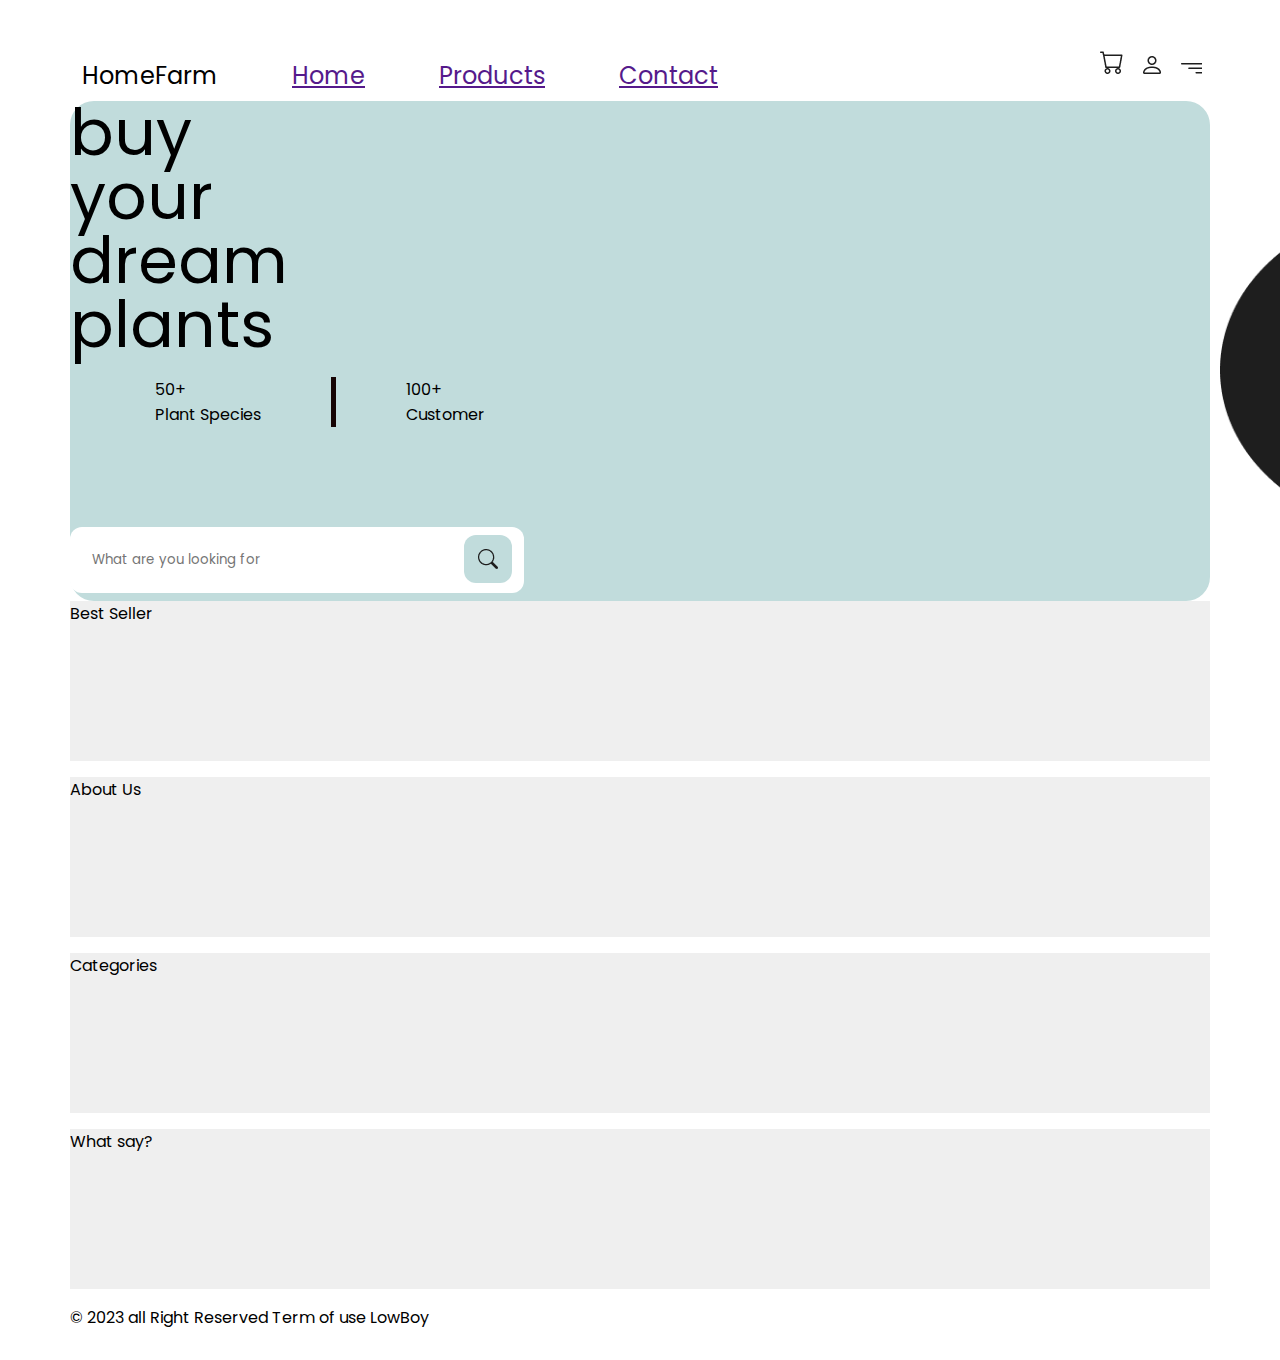
<file: Farm.html>
<!DOCTYPE html>
<html lang="en">
    <head>
        <meta charset="UTF-8">
        <meta http-equiv="X-UA-Compatible" content="IE=edge">
        <meta name="viewport" content="width=device-width, initial-scale=1.0">
        <link rel="stylesheet" href="Farm.css">
        <link rel="preconnect" href="https://fonts.googleapis.com/" />
        <link rel="preconnect" href="https://fonts.gstatic.com/" crossorigin />
        <link
            href="https://fonts.googleapis.com/css2?family=Poppins:wght@300;400;500;600;700;800&display=swap"
            rel="stylesheet"
            />
        <title>Farm</title>
    </head>
    <body>
        <div class="wrapper">
            <div class="header">
                <ul class="nav">
                    <li class="logo">HomeFarm</li>
                    <li><a href="">Home</a></li>
                    <li><a href="">Products</a></li>
                    <li><a href="">Contact</a></li>
                </ul>
                <ul class="top-icon">
                    <li><img src="cart.png" alt="cart"></li>
                    <li><img src="login.png" alt="login"></li>
                    <li><img src="filter.png" alt="filter"></li>
                </ul>
            </div>
            <div id="content">

                <div class="banner1">
                    <div class="left-content">
                        <div>
                            
                        </div>
                        <!-- <p class="title1">Buy your </p>
                        <p class="title1">dream plants</p> -->
                        <p class="title1">buy your dream plants</p>

                        <div class="content1">
                            <div>
                                <p>50+</p>
                                <p>Plant Species</p>
                            </div>

                            <div class="verticalLine">
                               
                            </div>
                            <div>
                                <p>100+</p>
                                <p>Customer</p>
                            </div>
                        </div>


                        <div >
                            <div class="input-with-icon">
                                <input type="text" class="search-input" placeholder="What are you looking for">
                                <img src="search.png" alt="search" class="search-icon" />
                              </div>

                        </div>
                    </div>

                    <div class="right-content">
                        <img class="img-tree" src="Group 14.png" alt="tree">
                    </div>




                </div>
                <div class="banner">
                    <p>Best Seller</p>
                </div>
                <div class="banner">
                    <p>About Us</p>
                </div>
                <div class="banner">
                    <p>Categories</p>
                </div>
                <div class="banner">
                    <p>What say?</p>
                </div>
            </div>
            <footer class="footer">
                <p>&copy; 2023 all Right Reserved Term of use LowBoy</p>
            </footer>
        </div>
    </body>
</html>
</file>
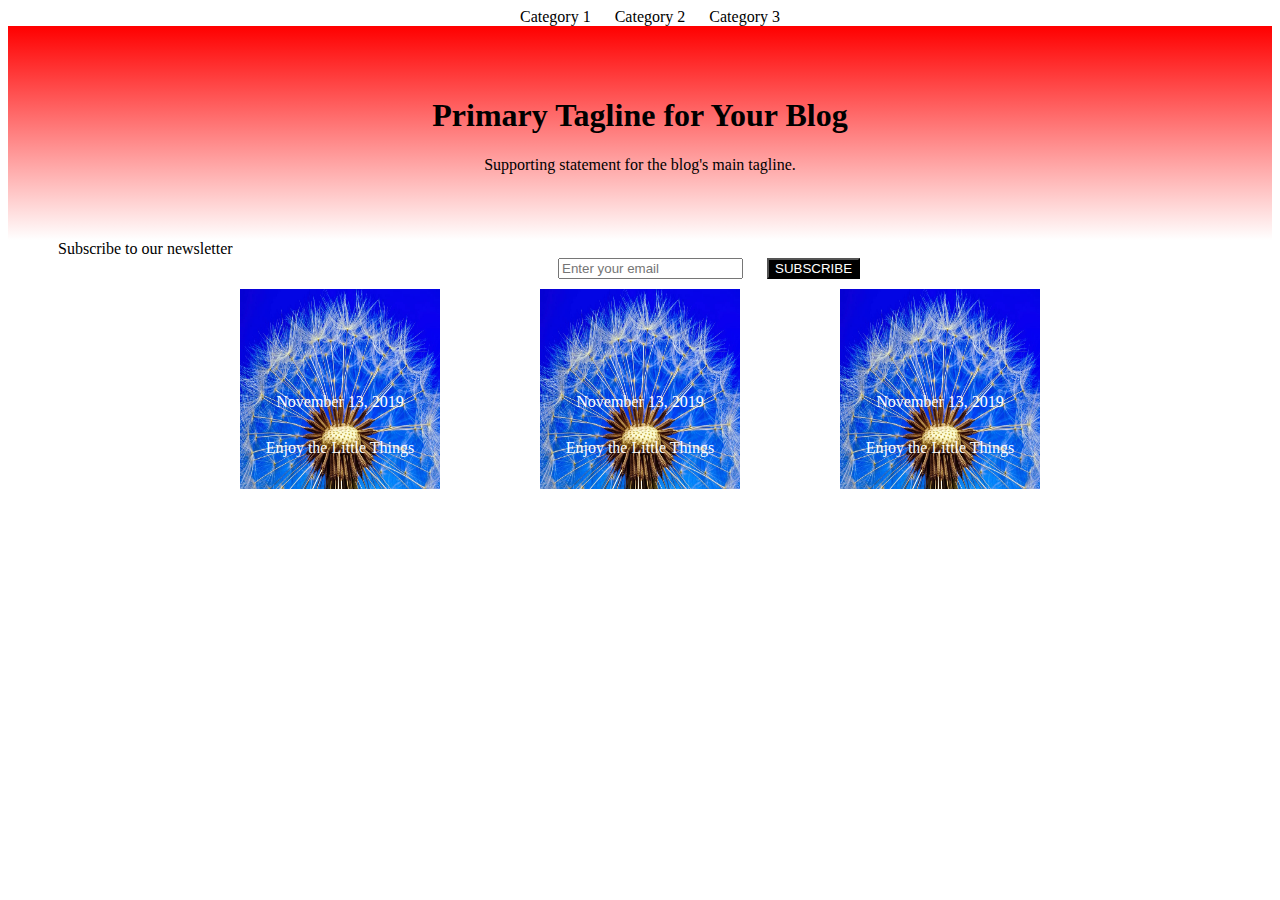
<file: HomePage.html>
<!DOCTYPE html>
<html lang="en">
    <head>
        <meta charset="UTF-8">
        <meta http-equiv="X-UA-Compatible" content="IE=edge">
        <meta name="viewport" content="width=device-width, initial-scale=1.0">
        <link rel="stylesheet" href="HomePage.css">
        <title>HomePage</title>
    </head>
    <div class="nav"><nav>

            <span class="item">Category 1</span>
            <span class="item">Category 2</span>
            <span class="item">Category 3</span>
        </nav></div>

    <div class="title">
        <div>
            <h1>Primary Tagline for Your Blog</h1>
        </div>
        <div>
            <p>Supporting statement for the blog's main tagline.</p>
        </div>
    </div>
    <div>
        <div>
            <span class="content">Subscribe to our newsletter</span>
            <div class="enter"><input type="text" placeholder="Enter your email">
                <button class="button">SUBSCRIBE</button></div>

        </div>
    </div>
  
        
          <div class="flex-content">
            <div class="flex-img">
                <img src="image1.jpg" alt="img1">
                <div class="text-content">
                    <p>November 13, 2019</p>
                    <p>Enjoy the Little Things</p>
                </div>
            </div>
            <div class="flex-img">
                <img src="image1.jpg" alt="img1">
                <div class="text-content">
                    <p>November 13, 2019</p>
                    <p>Enjoy the Little Things</p>
                </div>
            </div>
            <div class="flex-img">
                <img src="image1.jpg" alt="img1">
                <div class="text-content">
                    <p>November 13, 2019</p>
                    <p>Enjoy the Little Things</p>
                </div>
            </div>
          
            
          </div>

     

  
  

    <body>

    </body>
</html>
</file>
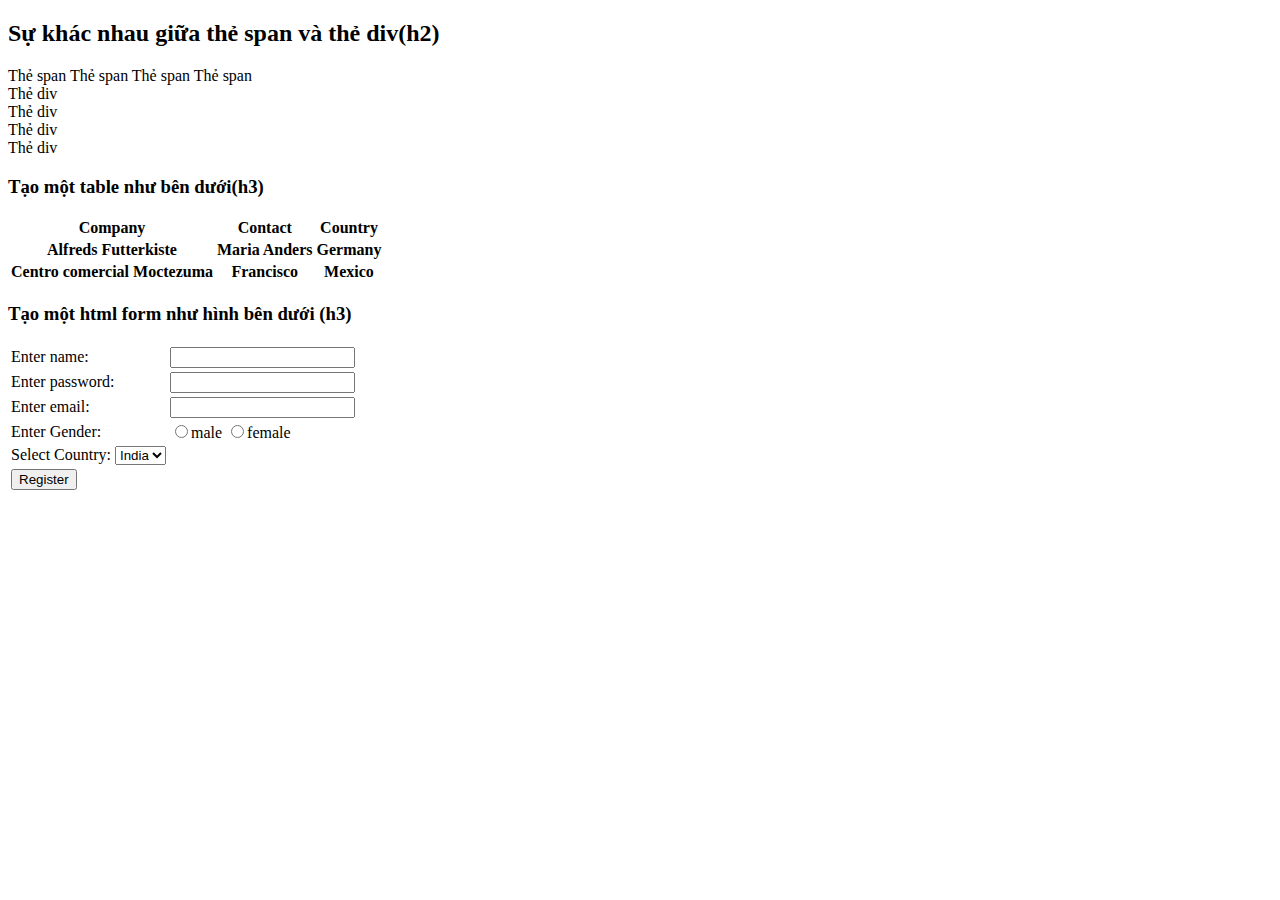
<file: lab2.html>
<!DOCTYPE html>
<html lang="en">
<head>
    <meta charset="UTF-8">
    <meta http-equiv="X-UA-Compatible" content="IE=edge">
    <meta name="viewport" content="width=device-width, initial-scale=1.0">
    <title>Lab2</title>
</head>
<body>
    <h2>Sự khác nhau giữa thẻ span và thẻ div(h2)</h2>
    <span>Thẻ span</span>
    <span>Thẻ span</span>
    <span>Thẻ span</span>
    <span>Thẻ span</span>
    <div>Thẻ div</div>
    <div>Thẻ div</div>
    <div>Thẻ div</div>
    <div>Thẻ div</div>
    <h3>Tạo một table như bên dưới(h3)</h3>
    <table>
      <tr>
        <th>Company</th>
        <th>Contact</th>
        <th>Country</th>
      </tr>
      <tr>
        <th>Alfreds Futterkiste</th>
        <th> Maria Anders</th>
        <th> Germany</th>
      </tr>
      <tr>
        <th>Centro comercial Moctezuma</th>
        <th>
            Francisco
        </th>
        <th>
            Mexico
        </th>
      </tr>
    </table>
    <h3>
        Tạo một html form như hình bên dưới (h3)
    </h3>
    <table>
        <tr>
            <td>Enter name:</td>
            <td><input type="text"></td>
        </tr>
        <tr>
            <td>Enter password:</td>
            <td><input type="text"></td>
        </tr>
        <tr>
            <td>Enter email:</td>
            <td><input type="text"></td>
        </tr>
        <tr>
            <td>Enter Gender:</td>
            <td>
            <input type="radio"value="male"name=male><label>male</label>
            <input type="radio"value="female"name=female><label>female</label></td>

        </tr>
        <tr>
            <td>
                Select Country:
                <select>
                    <option value="India">India</option>
                    
                </select>
            </td>
        </tr>
        <tr>
            <td><button>Register</button></td>
        </tr>
    </table>


    
</body>
</html>
</file>
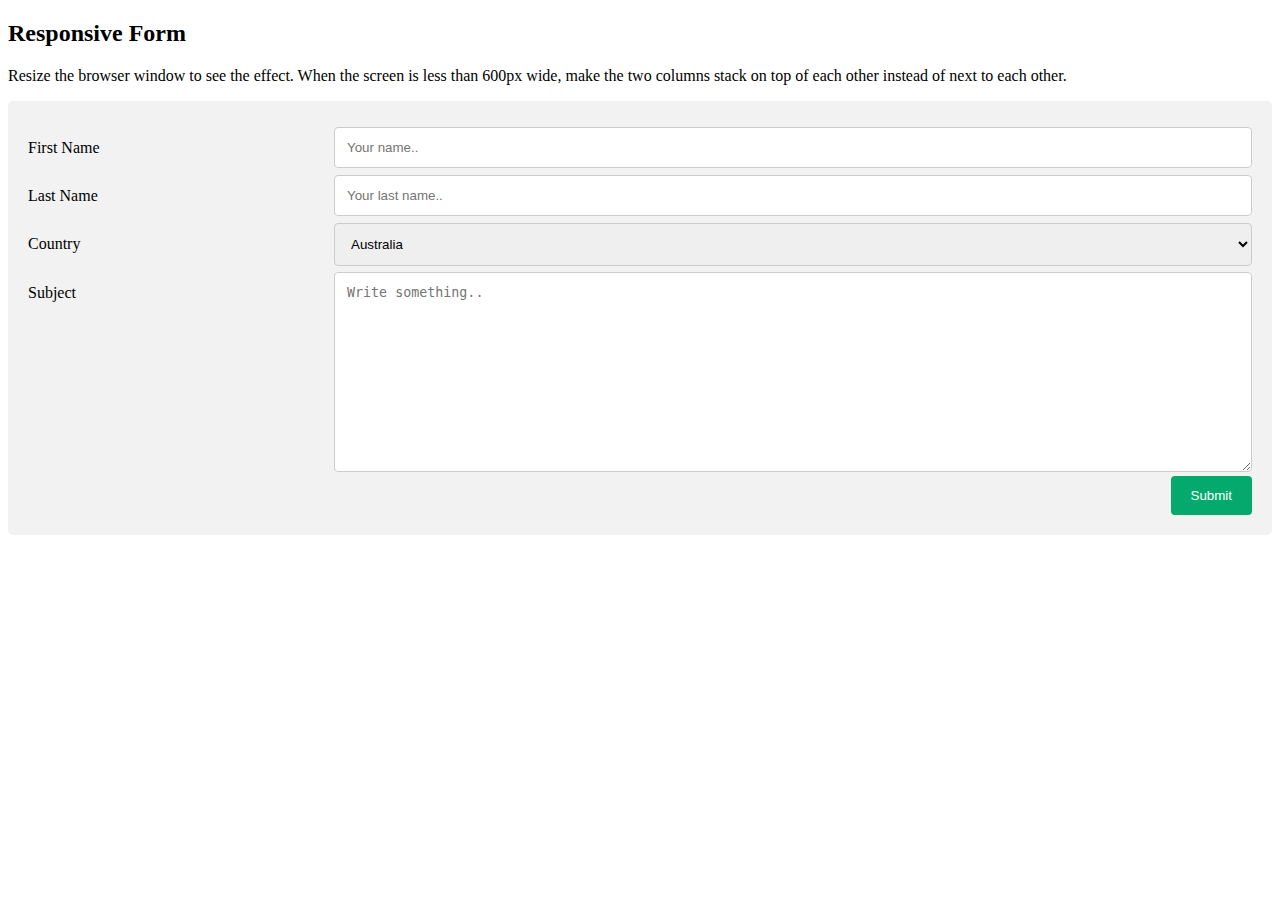
<file: Responeform.html>
<!DOCTYPE html>
<html>
<head>
<meta name="viewport" content="width=device-width, initial-scale=1">
<style>
* {
  box-sizing: border-box;
}

input[type=text], select, textarea {
  width: 100%;
  padding: 12px;
  border: 1px solid #ccc;
  border-radius: 4px;
  resize: vertical;
}

label {
  padding: 12px 12px 12px 0;
  display: inline-block;
}

input[type=submit] {
  background-color: #04AA6D;
  color: white;
  padding: 12px 20px;
  border: none;
  border-radius: 4px;
  cursor: pointer;
  float: right;
}

input[type=submit]:hover {
  background-color: #45a049;
}

.container {
  border-radius: 5px;
  background-color: #f2f2f2;
  padding: 20px;
}

.col-25 {
  float: left;
  width: 25%;
  margin-top: 6px;
}

.col-75 {
  float: left;
  width: 75%;
  margin-top: 6px;
}

/* Clear floats after the columns */
.row:after {
  content: "";
  display: table;
  clear: both;
}

/* Responsive layout - when the screen is less than 600px wide, make the two columns stack on top of each other instead of next to each other */
@media screen and (max-width: 600px) {
  .col-25, .col-75, input[type=submit] {
    width: 100%;
    margin-top: 0;
  }
}
</style>
</head>
<body>

<h2>Responsive Form</h2>
<p>Resize the browser window to see the effect. When the screen is less than 600px wide, make the two columns stack on top of each other instead of next to each other.</p>

<div class="container">
  <form action="/action_page.php">
    <div class="row">
      <div class="col-25">
        <label for="fname">First Name</label>
      </div>
      <div class="col-75">
        <input type="text" id="fname" name="firstname" placeholder="Your name..">
      </div>
    </div>
    <div class="row">
      <div class="col-25">
        <label for="lname">Last Name</label>
      </div>
      <div class="col-75">
        <input type="text" id="lname" name="lastname" placeholder="Your last name..">
      </div>
    </div>
    <div class="row">
      <div class="col-25">
        <label for="country">Country</label>
      </div>
      <div class="col-75">
        <select id="country" name="country">
          <option value="australia">Australia</option>
          <option value="canada">Canada</option>
          <option value="usa">USA</option>
        </select>
      </div>
    </div>
    <div class="row">
      <div class="col-25">
        <label for="subject">Subject</label>
      </div>
      <div class="col-75">
        <textarea id="subject" name="subject" placeholder="Write something.." style="height:200px"></textarea>
      </div>
    </div>
    <div class="row">
      <input type="submit" value="Submit">
    </div>
  </form>
</div>

</body>
</html>
</file>
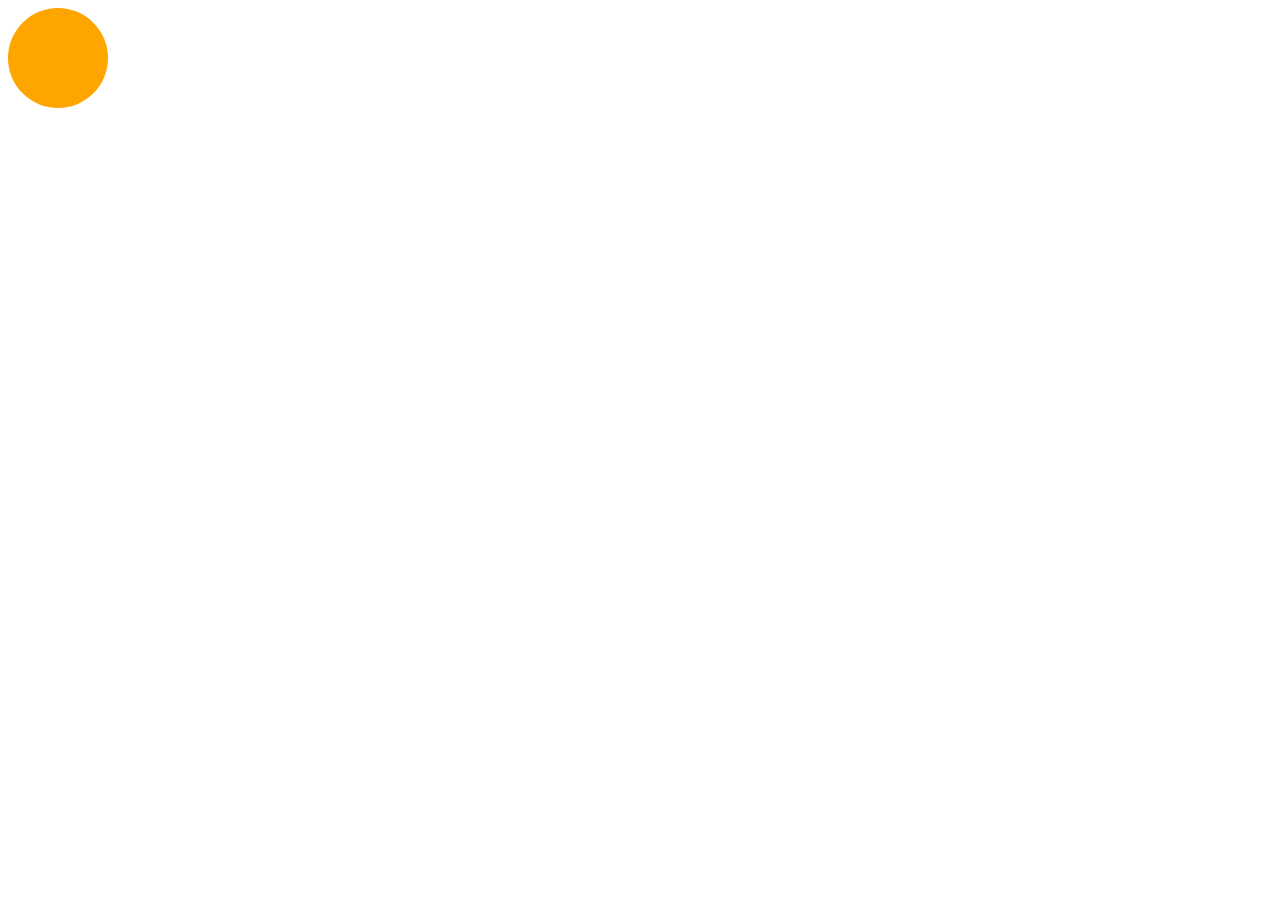
<file: Transition.html>
<!DOCTYPE html>
<!DOCTYPE html>
<html lang="en">
<head>
    <meta charset="UTF-8">
    <meta http-equiv="X-UA-Compatible" content="IE=edge">
    <meta name="viewport" content="width=device-width, initial-scale=1.0">
    <link rel="stylesheet" href="transition.css">
    <title>Transition</title>

</head>
<body>
    <!-- <div class="wrapper">
        <img class="img1" src="cat.jpg" alt="">
        <img class="img2" src="cat.jpg" alt="">
        <img class="img3" src="cat.jpg" alt="">
        <img class="img4" src="cat.jpg" alt="">
        <img class="img5" src="cat.jpg" alt="">
    </div> -->
   <div class="circle"></div>
</body>
</html>
</file>
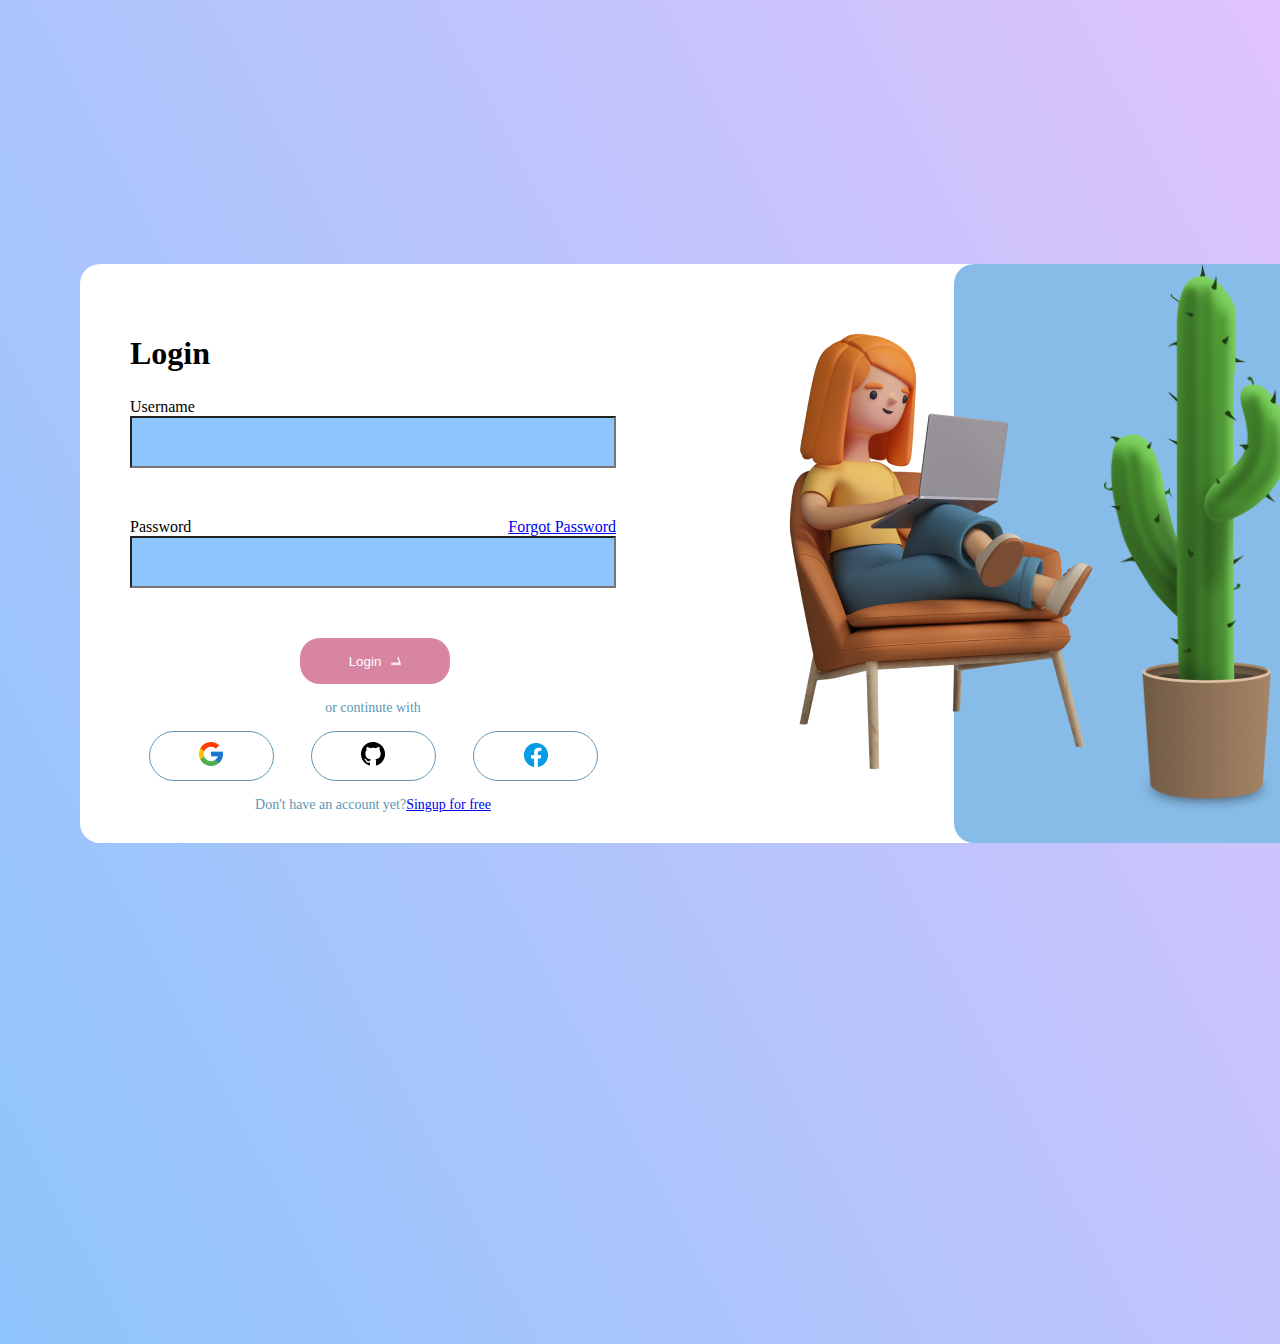
<file: Edit-profile/login.html>
<!DOCTYPE html>
<html lang="en">

<head>
    <meta charset="UTF-8">
    <meta http-equiv="X-UA-Compatible" content="IE=edge">
    <meta name="viewport" content="width=device-width, initial-scale=1.0">
    <link rel="stylesheet" href="login.css">
    <title>Login</title>
</head>

<div class="container">
    <div class="content">
        <div class="left-content">


            <div class="login-form">
                <div class="title">
                    <h1>Login</h1>
                </div>
                <form class="form">
                    <div class="username">
                        <label>Username</label>
                        <div>
                            <input class="usernamein" id="username" type="text">
                        </div>

                    </div>
                    <div class="password">
                        <div class="flex-item">

                            <label>Password</label>
                            <a href="#">Forgot Password</a>
                        </div>

                        <div>
                            <input class="passwordin" id="password" type="password">
                        </div>

                    </div>


                    <button onclick="login()" class="btn-login-with-icon" type="button">Login
                            <img src="../images/arrow.png" alt="arrow">
                        </button>
                </form>

                <div>
                    <p>or continute with</p>
                </div>
                <div class="login">
                    <div class="google">
                        <img src="../images/Google.png" alt="google">

                    </div>
                    <div class="github">
                        <img src="../images/Github.png" alt="github">

                    </div>
                    <div class="facebook">
                        <img src="../images/Facebook.png" alt="facebook">

                    </div>

                </div>
                <div>
                    <p>Don't have an account yet?<a href="#">Singup for free</a></p>





                </div>





            </div>
        </div>
        <div class="right-content">
            <img class="tree" src="../images/cactus.png" alt="plant">
            <img class="people" src="../images/Character-working-laptop-sitting-chair.png" alt="people">

        </div>

    </div>
</div>
<script src="login.js"></script>

</body>

</html>
</file>
<file: Farm.css>
body {
    margin: 0 auto;
    background-color: lightgrey;
}

.wrapper {
    background-color: white;
    padding: 30px 70px;
}

ul {
    text-align: center;
}

#content {
    overflow: auto;
}

.column1,
.column2,
.column3 {
    width: 31.3%;
    float: left;
}

.column1 {
    float: left;
}

.column2 {
    margin: 0% 3%;
}

.column3 {
    float: right;
    margin: 0%;
}


li {
    display: inline;
    padding: 0.5em;
}

.banner,
.article {
    background-color: #efefef;
    height: 10em;
    margin-bottom: 1em;
}

.header {
    display: flex;
    align-items: center;
    justify-content: space-between;
}

.nav {
    display: flex;
    flex-wrap: wrap;
    padding-left: 0;
    padding-top: 20px;
    font-family: 'Aclonica';
    font-style: normal;
    font-weight: 400;
    font-size: 24px;
    line-height: 27px;

}

a {
    padding-left: 50px;
    padding-top: 20px;

}

* {
    margin: 0;
    font-family: "Poppins", sans-serif;
}

.banner1 {
    display: flex;
    flex-wrap: wrap;
    height:500px;


    background: #C1DCDC;
    border-radius: 24px;
 
}

.verticalLine {
    border-left: thick solid hsl(0, 69%, 5%);
}

.content1 {
    display: flex;
    flex-wrap: wrap;
   justify-content: space-around;
    margin-top: 20px;
    margin-left: 50px;
}


.img-tree {
    /* width: 200px;
    height: 200px;
    margin-left: 900px;
 */

    position: absolute;
    width: 450px;
    height: 400px;
    margin-left: 700px;
    top: 123px;
    
}

.title1 {
    font-family: 'Poppins';
    font-style: normal;
    font-weight: 800px;
    font-size: 64px;
    line-height: 64px;
    /* margin-left: 50px;
    margin-top: 50px; */
    width: 100px;
}

.search {
    width: 449px;
    height: 64px;
    border-radius: 12px;
    background: #FFFF;
    margin-left: 50px;
    margin-top: 100px;

}
.search-input {
    border-radius: 12px;
    text-indent: 20px;
    border: none;
    outline: none;
    transition: 0.3s;
    width: 100%;
    height: 100%;
    position: absolute;
  }
  .search-input:focus {
    border-color: #56c9c9;
    box-shadow: 0 0 8px 0 #6deaea;
  }
  .input-with-icon {
    margin: 12px auto;
    position: relative;
    width: 450px;
    height: 64px;
    margin-top: 100px;
    
  }
  .search-icon {
    padding: 14px;
    margin: 8px;
    right: 0;
    background-color: #C1DCDC;
    border-radius: 12px;
    position: absolute;
  }
</file>
<file: HomePage.css>
.nav{
    margin-top: auto;
    text-align: center;
   
  


}
.item{
    margin-left: 20px;
}

.title{
   padding: 50px 300px;
    /* background-color:rgb(231, 224, 224); */
    text-align: center;
    background-image: linear-gradient(to bottom,red,#FFF);
}
.button{
 background-color: black;
 color: white;
 margin-left: 20px;
}
.enter{
  margin-left: 550px;
}
.content{
    margin-left: 50px;
}
img{  
    width: 200px;
    height: 200px;
    
}
.text-content{
    color:white;
    position:absolute;
    z-index: 1;
    line-height: 30px;
    margin-bottom: 10px;
    text-align: center;
  
  

  
}
.flex-content{
 display: flex;
justify-content: center;
flex-wrap: wrap;
}
.flex-img{
    display: flex;
    align-items: flex-end;
    justify-content: center;
    position: relative;
    padding: 10px;
    margin: 0px 40px;
}
</file>
<file: transition.css>
.wrapper {
    position: relative;
    height: 100vh;
    display: flex;
    justify-content: center;
    align-items: center;
}
/* img {
    height: 200px;
    width: 300px;
    position: absolute;
    object-fit: cover;
    transition-duration: 1s;
    transform-origin: bottom right;
} */
/*  img{
    animation-name: fadeIn;
    animation-duration: 3s;

}  */
@keyframes fadeIn {
    0%{
       transform: rotatey(0);
    }
    50%{
        transform: rotateY(1800deg);
    }
    100%{
       transform: rotateY(720deg);
    }
    
}
/* .wrapper:hover img.img1 {
    transform: rotate(-40deg);
}
.wrapper:hover img.img2 {
    transform: rotate(-20deg);
}
.wrapper:hover img.img3 {
    transform: rotate(0deg);
}
.wrapper:hover img.img4 {
    transform: rotate(20deg);
}
.wrapper:hover img.img5 {
    transform: rotate(40deg);
} */
div.circle{
    width: 100px;
    height: 100px;
    background-color: orange;
    border-radius: 50%;
    animation: fadeIn 1s infinite;
}
</file>
<file: Edit-profile/login.css>
body {
    margin: 0;
    width: 1920x;
    height: 1080px;
    background-color: aqua;
    background-image: linear-gradient(62deg, #8EC5FC 0%, #E0C3FC 100%);
}

.content {
    display: flex;
    margin: 264px 80px 100px 80px;
    width: 1248px;
    height: 579px;
    background-color: white;
    border-radius: 20px;
}

.left-content {
    display: flex;
    width: 70%;
}

.login-form {
    display: flex;
    flex-direction: column;
    padding-top: 50px;
    padding-left: 50px;
}

.title {
    width: 166px;
    height: 84px;
}

.password {
    margin-top: 50px;
}

.flex-item {
    display: flex;
    justify-content: space-between;
}

.login-form input {
    width: 478px;
    height: 46px;
    background-color: #8EC5FC;
}

.btn-login-with-icon {
    color: white;
    display: inline-flex;
    align-items: center;
    justify-content: center;
    background-color: #D885A3;
    padding: 10px 20px;
    border: none;
    border-radius: 20px;
    cursor: pointer;
    width: 150px;
    height: 46px;
    margin-top: 50px;
    margin-left: 170px;
}

.left-content p {
    text-align: center;
    font-family: 'Nunito';
    font-style: normal;
    font-weight: 400;
    font-size: 14px;
    line-height: 19px;
    color: #6096B4;
}

.btn-login-with-icon img {
    width: 10px;
    height: 10px;
    margin-left: 10px;
}

.right-content {
    display: flex;
    background-color: #4295daa1;
    width: 30%;
    border-radius: 20px;
    padding-right: 0;
}

.right-content .tree {
    position: relative;
    width: 198px;
    height: 550px;
    left: 150px;
}

.right-content .people {
    position: relative;
    width: 552px;
    height: 542px;
    right: 500px;
}

.login {
    display: flex;
    justify-content: space-around;
}

.google,
.facebook,
.github {
    box-sizing: border-box;
    text-align: center;
    width: 125px;
    height: 50px;
    background: #FFFFFF;
    border: 1px solid #6096B4;
    border-radius: 40px;
}

.google,
.facebook,
.github img {
    padding-top: 10px;
}
</file>
